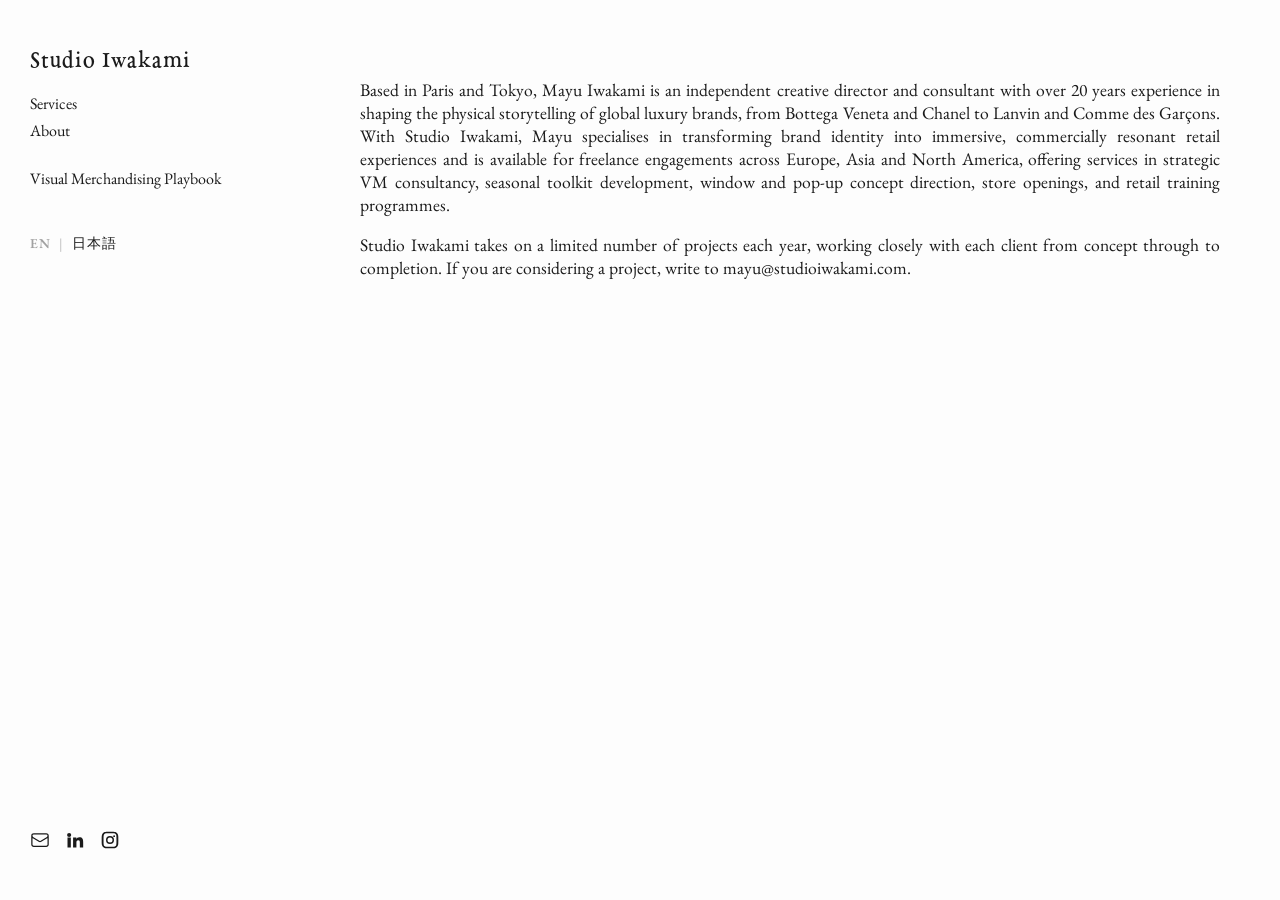
<file: about.html>
<!DOCTYPE html>
<html lang="en">
<head>
    <meta charset="UTF-8">
    <meta name="viewport" content="width=device-width, initial-scale=1.0">
    <meta name="description" content="Studio Iwakami is led by Mayu Iwakami, a Paris & Tokyo creative director with 20+ years of experience shaping visual merchandising for global luxury brands.">
    <title>About</title>
    <link rel="stylesheet" href="style.css?v=1.2">
    <link rel="preload" href="fonts/eb-garamond-08-reg.woff2" as="font" type="font/woff2" crossorigin>
    <link rel="preconnect" href="https://fonts.googleapis.com">
    <link rel="preconnect" href="https://fonts.gstatic.com" crossorigin>
    <link rel="stylesheet" href="https://fonts.googleapis.com/css2?family=EB+Garamond:ital,wght@0,400..800;1,400..800&display=swap">    
</head>
<body>

    <nav class="sidebar">
        <div>
            <div class="company-name">
                <a href="index.html">Studio Iwakami</a>
            </div>

            <div class="main-nav">
                <ul>
                    <li><a href="services.html">Services</a></li>
                    <li><a href="about.html">About</a></li>
<br>
                    <li><a href="vm-playbook.html">Visual Merchandising Playbook</a></li>
                </ul>
            <br>
<!-- Language Switcher -->
        <div class="lang-switcher">
            <span class="lang-link active">EN</span>
            <span class="divider">|</span>
            <a href="ja/about.html" class="lang-link">日本語</a>
            </div>
        </div>
</div>
        
       <div class="social-links">
    <a href="mailto:mayu@studioiwakami.com" aria-label="Email">
        <svg xmlns="http://www.w3.org/2000/svg" fill="none" viewBox="0 0 24 24" stroke-width="1.5" stroke="currentColor" class="icon">
  <path stroke-linecap="round" stroke-linejoin="round" d="M21.75 6.75v10.5a2.25 2.25 0 0 1-2.25 2.25h-15a2.25 2.25 0 0 1-2.25-2.25V6.75m19.5 0A2.25 2.25 0 0 0 19.5 4.5h-15a2.25 2.25 0 0 0-2.25 2.25m19.5 0v.243a2.25 2.25 0 0 1-1.07 1.916l-7.5 4.615a2.25 2.25 0 0 1-2.36 0L3.32 8.91a2.25 2.25 0 0 1-1.07-1.916V6.75" />
</svg>
    </a>
    <a href="https://www.linkedin.com/in/mayuiwakami/" target="_blank" aria-label="LinkedIn">
        <svg viewBox="0 0 24 24" fill="currentColor" class="icon"><path d="M4.98 3.5a2.5 2.5 0 1 1 0 5 2.5 2.5 0 0 1 0-5ZM3 9h4v12H3V9Zm7 0h3.6v1.7h.05c.5-.95 1.75-1.95 3.6-1.95 3.85 0 4.55 2.5 4.55 5.8V21h-4v-5.7c0-1.35-.02-3.1-1.9-3.1-1.9 0-2.2 1.5-2.2 3v5.8h-4V9Z"/></svg>
    </a>
    <a href="https://www.instagram.com/studioiwakami" target="_blank" aria-label="Instagram">
        <svg viewBox="0 0 24 24" fill="currentColor" class="icon"><path d="M12 2c2.7 0 3.05.01 4.12.06 1.07.05 1.8.22 2.43.47a4.9 4.9 0 0 1 1.77 1.15 4.9 4.9 0 0 1 1.15 1.77c.25.63.42 1.36.47 2.43.05 1.07.06 1.42.06 4.12s-.01 3.05-.06 4.12c-.05 1.07-.22 1.8-.47 2.43a4.9 4.9 0 0 1-1.15 1.77 4.9 4.9 0 0 1-1.77 1.15c-.63.25-1.36.42-2.43.47-1.07.05-1.42.06-4.12.06s-3.05-.01-4.12-.06c-1.07-.05-1.8-.22-2.43-.47a4.9 4.9 0 0 1-1.77-1.15 4.9 4.9 0 0 1-1.15-1.77c-.25-.63-.42-1.36-.47-2.43C2.01 15.05 2 14.7 2 12s.01-3.05.06-4.12c.05-1.07.22-1.8.47-2.43A4.9 4.9 0 0 1 3.68 3.68 4.9 4.9 0 0 1 5.45 2.53c.63-.25 1.36-.42 2.43-.47C8.95 2.01 9.3 2 12 2Zm0 1.8c-2.66 0-2.97.01-4.02.06-.87.04-1.34.18-1.66.3-.42.16-.72.36-1.03.67-.31.31-.51.61-.67 1.03-.12.32-.26.79-.3 1.66C4.27 8.53 4.26 8.84 4.26 11.5v1c0 2.66.01 2.97.06 4.02.04.87.18 1.34.3 1.66.16.42.36.72.67 1.03.31.31.61.51 1.03.67.32.12.79.26 1.66.3 1.05.05 1.36.06 4.02.06s2.97-.01 4.02-.06c.87-.04 1.34-.18 1.66-.3.42-.16.72-.36 1.03-.67.31-.31.51-.61.67-1.03.12-.32.26-.79.3-1.66.05-1.05.06-1.36.06-4.02v-1c0-2.66-.01-2.97-.06-4.02-.04-.87-.18-1.34-.3-1.66a2.77 2.77 0 0 0-.67-1.03 2.77 2.77 0 0 0-1.03-.67c-.32-.12-.79-.26-1.66-.3C14.97 3.81 14.66 3.8 12 3.8Zm0 3.4a4.8 4.8 0 1 1 0 9.6 4.8 4.8 0 0 1 0-9.6Zm0 1.8a3 3 0 1 0 0 6 3 3 0 0 0 0-6Zm4.95-2.7a1.12 1.12 0 1 1 0 2.24 1.12 1.12 0 0 1 0-2.24Z"/></svg>
    </a>
</div>
    </nav>

    <main class="content">
        <p>Based in Paris and Tokyo, Mayu Iwakami is an independent creative director and consultant with over 20 years experience in shaping the physical storytelling of global luxury brands, from Bottega Veneta and Chanel to Lanvin and Comme des Garçons. With Studio Iwakami, Mayu specialises in transforming brand identity into immersive, commercially resonant retail experiences and is available for freelance engagements across Europe, Asia and North America, offering services in strategic VM consultancy, seasonal toolkit development, window and pop-up concept direction, store openings, and retail training programmes. </p>

<p>Studio Iwakami takes on a limited number of projects each year, working closely with each client from concept through to completion. If you are considering a project, write to <a href=mailto:mayu@studioiwakami.com>mayu@studioiwakami.com</a>.</p>
    
</main>

</body>
</html>
</file>
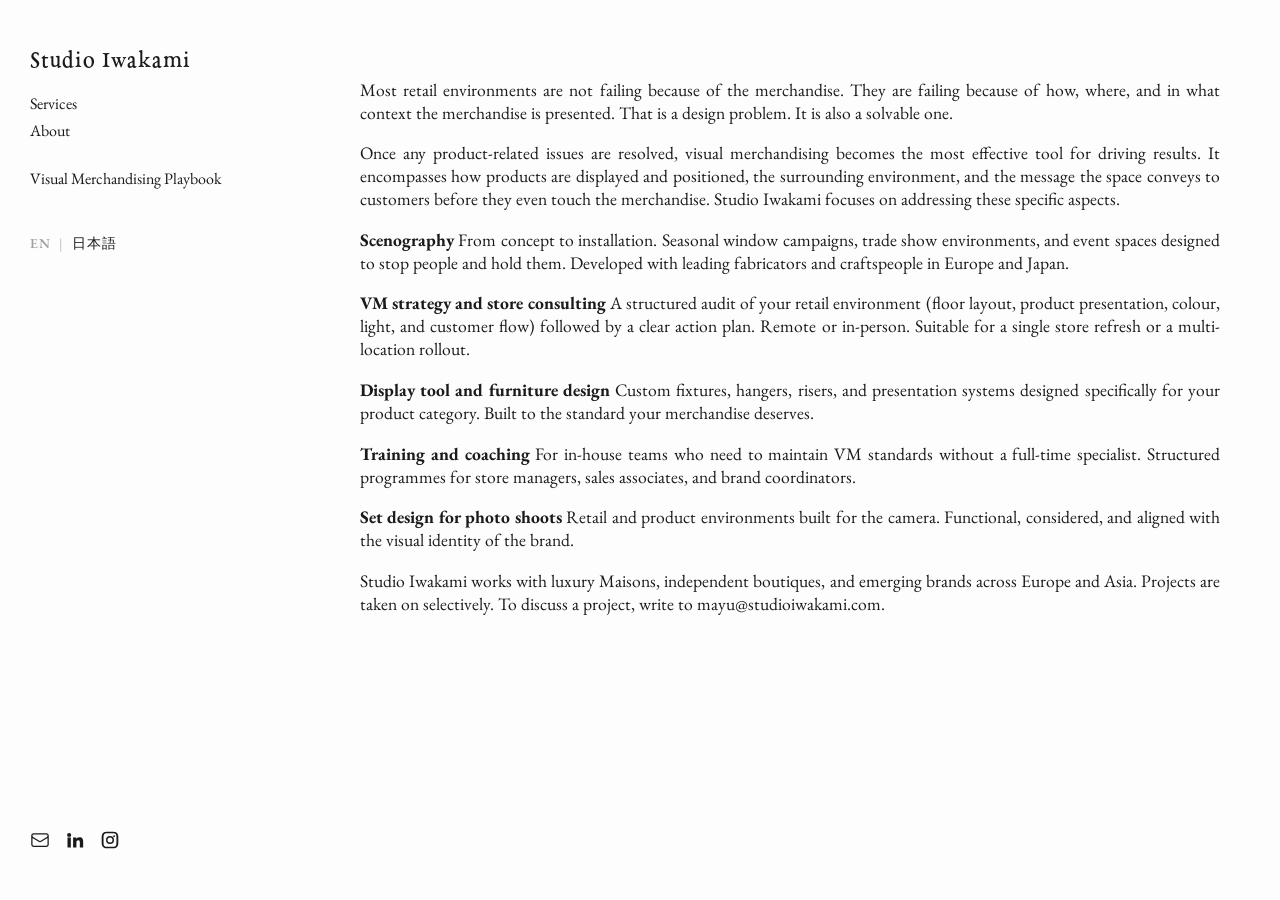
<file: services.html>
<!DOCTYPE html>
<html lang="en">
<head>
    <meta charset="UTF-8">
    <meta name="viewport" content="width=device-width, initial-scale=1.0">
    <meta name="description" content="Explore Studio Iwakami's visual merchandising services, including scenography, retail store audits, custom display design, photo shoot sets, and team training.">
    <title>Services</title>
    <link rel="stylesheet" href="style.css?v=1.2">
    <link rel="preload" href="fonts/eb-garamond-08-reg.woff2" as="font" type="font/woff2" crossorigin>
    <link rel="preconnect" href="https://fonts.googleapis.com">
    <link rel="preconnect" href="https://fonts.gstatic.com" crossorigin>
    <link rel="stylesheet" href="https://fonts.googleapis.com/css2?family=EB+Garamond:ital,wght@0,400..800;1,400..800&display=swap">    
</head>
<body>

    <nav class="sidebar">
        <div>
            <div class="company-name">
                <a href="index.html">Studio Iwakami</a>
            </div>

            <div class="main-nav">
                <ul>
                    
                    <li><a href="services.html">Services</a></li>
                    <li><a href="about.html">About</a></li>
<br>
                    <li><a href="vm-playbook.html">Visual Merchandising Playbook</a></li>
                </ul>
            <br>
<!-- Language Switcher -->
        <div class="lang-switcher">
            <span class="lang-link active">EN</span>
            <span class="divider">|</span>
            <a href="ja/services.html" class="lang-link">日本語</a>
            </div>
        </div>
</div>
        
       <div class="social-links">
    <a href="mailto:mayu@studioiwakami.com" aria-label="Email">
        <svg xmlns="http://www.w3.org/2000/svg" fill="none" viewBox="0 0 24 24" stroke-width="1.5" stroke="currentColor" class="icon">
  <path stroke-linecap="round" stroke-linejoin="round" d="M21.75 6.75v10.5a2.25 2.25 0 0 1-2.25 2.25h-15a2.25 2.25 0 0 1-2.25-2.25V6.75m19.5 0A2.25 2.25 0 0 0 19.5 4.5h-15a2.25 2.25 0 0 0-2.25 2.25m19.5 0v.243a2.25 2.25 0 0 1-1.07 1.916l-7.5 4.615a2.25 2.25 0 0 1-2.36 0L3.32 8.91a2.25 2.25 0 0 1-1.07-1.916V6.75" />
</svg>
    </a>
    <a href="https://www.linkedin.com/in/mayuiwakami/" target="_blank" aria-label="LinkedIn">
        <svg viewBox="0 0 24 24" fill="currentColor" class="icon"><path d="M4.98 3.5a2.5 2.5 0 1 1 0 5 2.5 2.5 0 0 1 0-5ZM3 9h4v12H3V9Zm7 0h3.6v1.7h.05c.5-.95 1.75-1.95 3.6-1.95 3.85 0 4.55 2.5 4.55 5.8V21h-4v-5.7c0-1.35-.02-3.1-1.9-3.1-1.9 0-2.2 1.5-2.2 3v5.8h-4V9Z"/></svg>
    </a>
    <a href="https://www.instagram.com/studioiwakami" target="_blank" aria-label="Instagram">
        <svg viewBox="0 0 24 24" fill="currentColor" class="icon"><path d="M12 2c2.7 0 3.05.01 4.12.06 1.07.05 1.8.22 2.43.47a4.9 4.9 0 0 1 1.77 1.15 4.9 4.9 0 0 1 1.15 1.77c.25.63.42 1.36.47 2.43.05 1.07.06 1.42.06 4.12s-.01 3.05-.06 4.12c-.05 1.07-.22 1.8-.47 2.43a4.9 4.9 0 0 1-1.15 1.77 4.9 4.9 0 0 1-1.77 1.15c-.63.25-1.36.42-2.43.47-1.07.05-1.42.06-4.12.06s-3.05-.01-4.12-.06c-1.07-.05-1.8-.22-2.43-.47a4.9 4.9 0 0 1-1.77-1.15 4.9 4.9 0 0 1-1.15-1.77c-.25-.63-.42-1.36-.47-2.43C2.01 15.05 2 14.7 2 12s.01-3.05.06-4.12c.05-1.07.22-1.8.47-2.43A4.9 4.9 0 0 1 3.68 3.68 4.9 4.9 0 0 1 5.45 2.53c.63-.25 1.36-.42 2.43-.47C8.95 2.01 9.3 2 12 2Zm0 1.8c-2.66 0-2.97.01-4.02.06-.87.04-1.34.18-1.66.3-.42.16-.72.36-1.03.67-.31.31-.51.61-.67 1.03-.12.32-.26.79-.3 1.66C4.27 8.53 4.26 8.84 4.26 11.5v1c0 2.66.01 2.97.06 4.02.04.87.18 1.34.3 1.66.16.42.36.72.67 1.03.31.31.61.51 1.03.67.32.12.79.26 1.66.3 1.05.05 1.36.06 4.02.06s2.97-.01 4.02-.06c.87-.04 1.34-.18 1.66-.3.42-.16.72-.36 1.03-.67.31-.31.51-.61.67-1.03.12-.32.26-.79.3-1.66.05-1.05.06-1.36.06-4.02v-1c0-2.66-.01-2.97-.06-4.02-.04-.87-.18-1.34-.3-1.66a2.77 2.77 0 0 0-.67-1.03 2.77 2.77 0 0 0-1.03-.67c-.32-.12-.79-.26-1.66-.3C14.97 3.81 14.66 3.8 12 3.8Zm0 3.4a4.8 4.8 0 1 1 0 9.6 4.8 4.8 0 0 1 0-9.6Zm0 1.8a3 3 0 1 0 0 6 3 3 0 0 0 0-6Zm4.95-2.7a1.12 1.12 0 1 1 0 2.24 1.12 1.12 0 0 1 0-2.24Z"/></svg>
    </a>
</div>
    </nav>

    <main class="content">

<p>Most retail environments are not failing because of the merchandise. They are failing because of how, where, and in what context the merchandise is presented. That is a design problem. It is also a solvable one.</p>

<p>Once any product-related issues are resolved, visual merchandising becomes the most effective tool for driving results. It encompasses how products are displayed and positioned, the surrounding environment, and the message the space conveys to customers before they even touch the merchandise. Studio Iwakami focuses on addressing these specific aspects.</p>

<p><b>Scenography</b> From concept to installation. Seasonal window campaigns, trade show environments, and event spaces designed to stop people and hold them. Developed with leading fabricators and craftspeople in Europe and Japan.</p>

<p><b>VM strategy and store consulting</b> A structured audit of your retail environment (floor layout, product presentation, colour, light, and customer flow) followed by a clear action plan. Remote or in-person. Suitable for a single store refresh or a multi-location rollout.</p>

<p><b>Display tool and furniture design</b> Custom fixtures, hangers, risers, and presentation systems designed specifically for your product category. Built to the standard your merchandise deserves.</p>

<p><b>Training and coaching</b> For in-house teams who need to maintain VM standards without a full-time specialist. Structured programmes for store managers, sales associates, and brand coordinators.</p>

<p><b>Set design for photo shoots</b> Retail and product environments built for the camera. Functional, considered, and aligned with the visual identity of the brand.</p>

<p>Studio Iwakami works with luxury Maisons, independent boutiques, and emerging brands across Europe and Asia. Projects are taken on selectively. To discuss a project, write to <a href="mailto:mayu@studioiwakami.com">mayu@studioiwakami.com</a>.</p>
    </main>

</body>
</html>
</file>
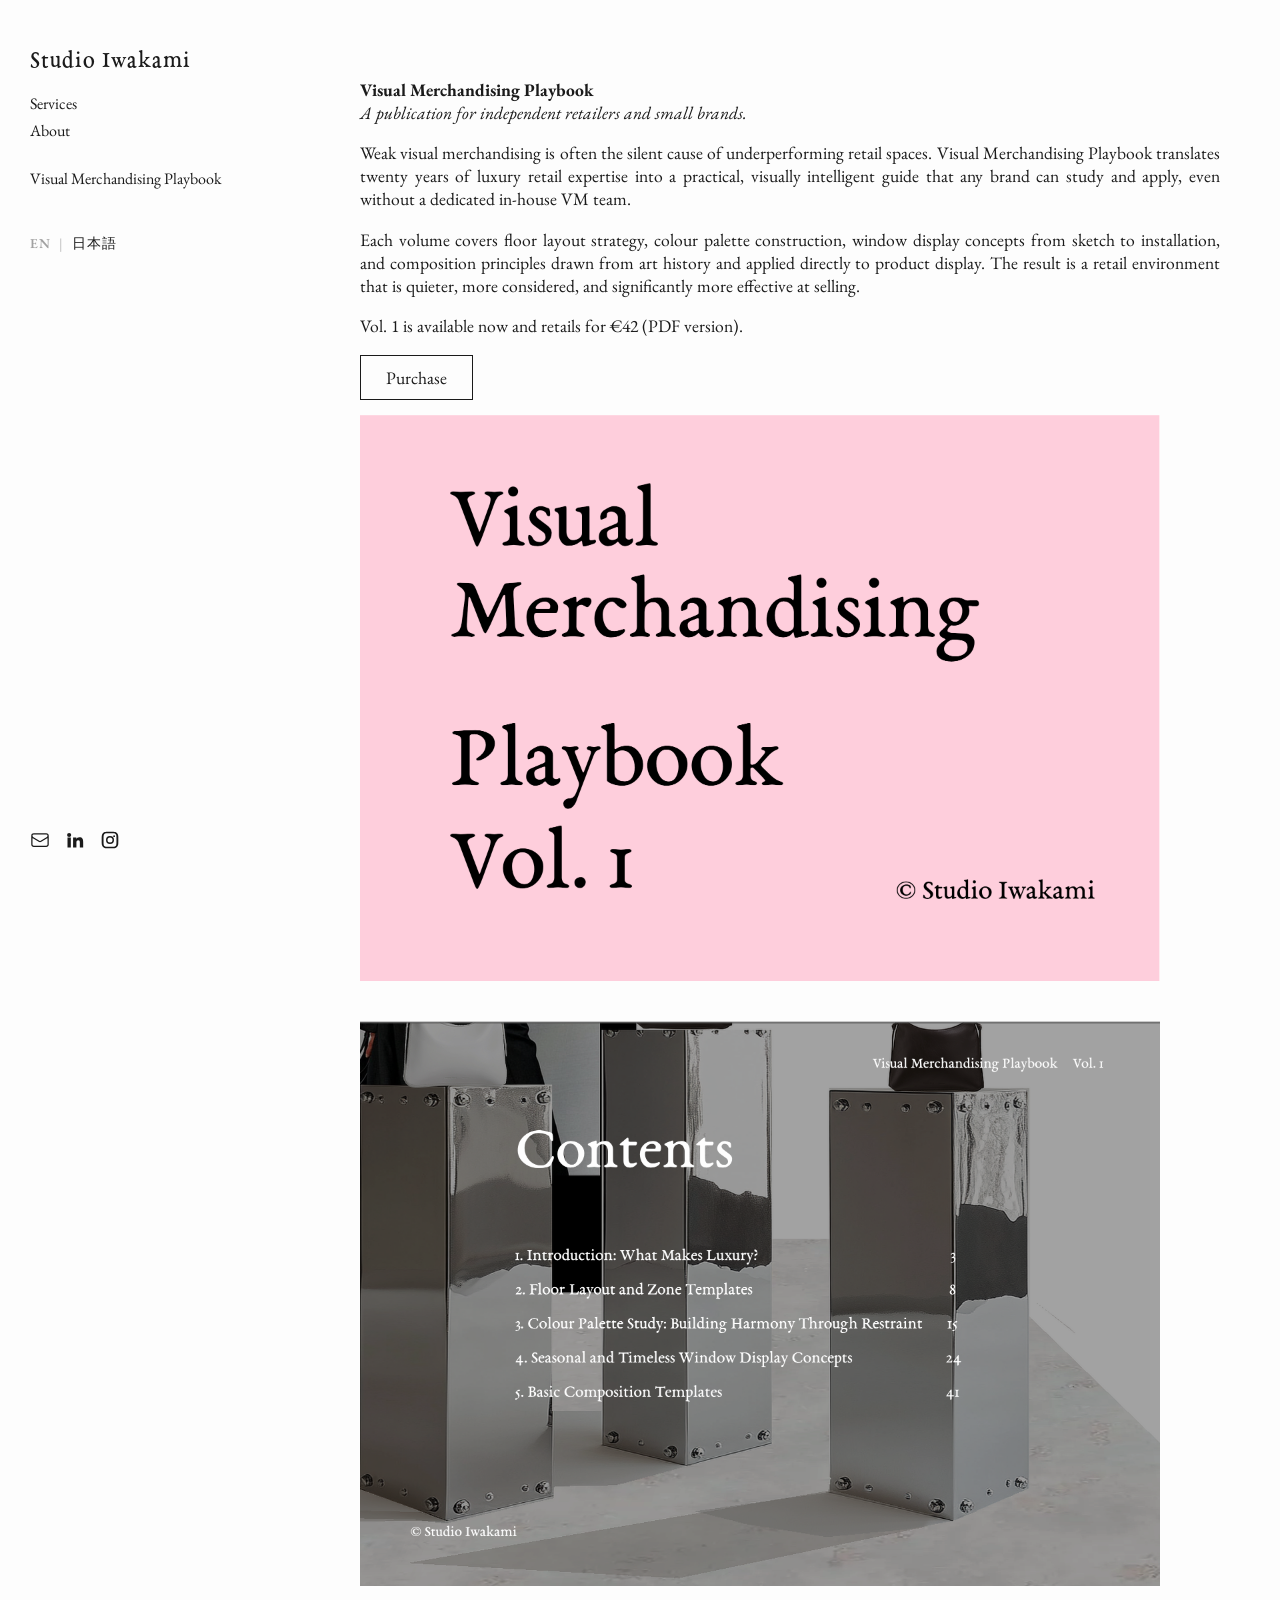
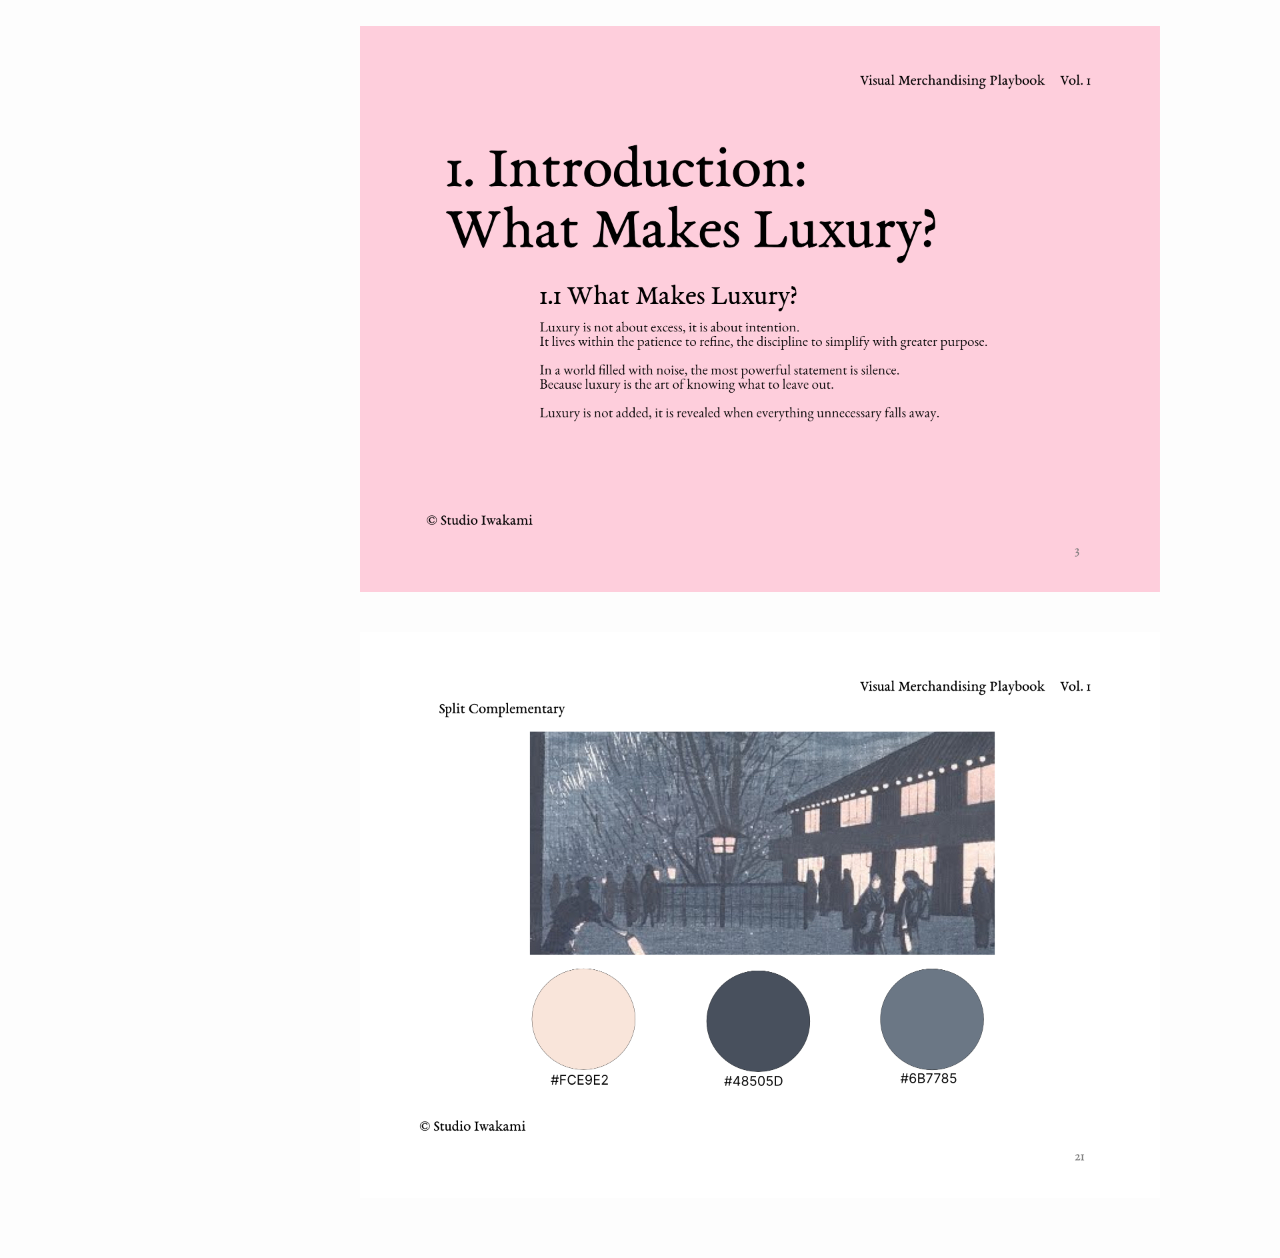
<file: vm-playbook.html>
<!DOCTYPE html>
<html lang="en">
<head>
    <meta charset="UTF-8">
    <meta name="viewport" content="width=device-width, initial-scale=1.0">
    <meta name="description" content="The Visual Merchandising Playbook translates 20 years of luxury retail expertise into a practical guide for independent brands. Vol. 1 available now in PDF.">
    <title>Visual Merchandising Playbook</title>
    <link rel="stylesheet" href="style.css?v=1.2">
    <link rel="preload" href="fonts/eb-garamond-08-reg.woff2" as="font" type="font/woff2" crossorigin>
    <link rel="preconnect" href="https://fonts.googleapis.com">
    <link rel="preconnect" href="https://fonts.gstatic.com" crossorigin>
    <link rel="stylesheet" href="https://fonts.googleapis.com/css2?family=EB+Garamond:ital,wght@0,400..800;1,400..800&display=swap">
</head>
<body>

    <nav class="sidebar">
        <div>
            <div class="company-name">
                <a href="index.html">Studio Iwakami</a>
            </div>

            <div class="main-nav">
                <ul>
                    <li><a href="services.html">Services</a></li>
                    <li><a href="about.html">About</a></li>
<br>
                    <li><a href="vm-playbook.html">Visual Merchandising Playbook</a></li>
                </ul>
            <br>
<!-- Language Switcher -->
        <div class="lang-switcher">
            <span class="lang-link active">EN</span>
            <span class="divider">|</span>
            <a href="ja/vm-playbook.html" class="lang-link">日本語</a>
            </div>
        </div>
</div>
        
       <div class="social-links">
    <a href="mailto:mayu@studioiwakami.com" aria-label="Email">
        <svg xmlns="http://www.w3.org/2000/svg" fill="none" viewBox="0 0 24 24" stroke-width="1.5" stroke="currentColor" class="icon">
  <path stroke-linecap="round" stroke-linejoin="round" d="M21.75 6.75v10.5a2.25 2.25 0 0 1-2.25 2.25h-15a2.25 2.25 0 0 1-2.25-2.25V6.75m19.5 0A2.25 2.25 0 0 0 19.5 4.5h-15a2.25 2.25 0 0 0-2.25 2.25m19.5 0v.243a2.25 2.25 0 0 1-1.07 1.916l-7.5 4.615a2.25 2.25 0 0 1-2.36 0L3.32 8.91a2.25 2.25 0 0 1-1.07-1.916V6.75" />
</svg>
    </a>
    <a href="https://www.linkedin.com/in/mayuiwakami/" target="_blank" aria-label="LinkedIn">
        <svg viewBox="0 0 24 24" fill="currentColor" class="icon"><path d="M4.98 3.5a2.5 2.5 0 1 1 0 5 2.5 2.5 0 0 1 0-5ZM3 9h4v12H3V9Zm7 0h3.6v1.7h.05c.5-.95 1.75-1.95 3.6-1.95 3.85 0 4.55 2.5 4.55 5.8V21h-4v-5.7c0-1.35-.02-3.1-1.9-3.1-1.9 0-2.2 1.5-2.2 3v5.8h-4V9Z"/></svg>
    </a>
    <a href="https://www.instagram.com/studioiwakami" target="_blank" aria-label="Instagram">
        <svg viewBox="0 0 24 24" fill="currentColor" class="icon"><path d="M12 2c2.7 0 3.05.01 4.12.06 1.07.05 1.8.22 2.43.47a4.9 4.9 0 0 1 1.77 1.15 4.9 4.9 0 0 1 1.15 1.77c.25.63.42 1.36.47 2.43.05 1.07.06 1.42.06 4.12s-.01 3.05-.06 4.12c-.05 1.07-.22 1.8-.47 2.43a4.9 4.9 0 0 1-1.15 1.77 4.9 4.9 0 0 1-1.77 1.15c-.63.25-1.36.42-2.43.47-1.07.05-1.42.06-4.12.06s-3.05-.01-4.12-.06c-1.07-.05-1.8-.22-2.43-.47a4.9 4.9 0 0 1-1.77-1.15 4.9 4.9 0 0 1-1.15-1.77c-.25-.63-.42-1.36-.47-2.43C2.01 15.05 2 14.7 2 12s.01-3.05.06-4.12c.05-1.07.22-1.8.47-2.43A4.9 4.9 0 0 1 3.68 3.68 4.9 4.9 0 0 1 5.45 2.53c.63-.25 1.36-.42 2.43-.47C8.95 2.01 9.3 2 12 2Zm0 1.8c-2.66 0-2.97.01-4.02.06-.87.04-1.34.18-1.66.3-.42.16-.72.36-1.03.67-.31.31-.51.61-.67 1.03-.12.32-.26.79-.3 1.66C4.27 8.53 4.26 8.84 4.26 11.5v1c0 2.66.01 2.97.06 4.02.04.87.18 1.34.3 1.66.16.42.36.72.67 1.03.31.31.61.51 1.03.67.32.12.79.26 1.66.3 1.05.05 1.36.06 4.02.06s2.97-.01 4.02-.06c.87-.04 1.34-.18 1.66-.3.42-.16.72-.36 1.03-.67.31-.31.51-.61.67-1.03.12-.32.26-.79.3-1.66.05-1.05.06-1.36.06-4.02v-1c0-2.66-.01-2.97-.06-4.02-.04-.87-.18-1.34-.3-1.66a2.77 2.77 0 0 0-.67-1.03 2.77 2.77 0 0 0-1.03-.67c-.32-.12-.79-.26-1.66-.3C14.97 3.81 14.66 3.8 12 3.8Zm0 3.4a4.8 4.8 0 1 1 0 9.6 4.8 4.8 0 0 1 0-9.6Zm0 1.8a3 3 0 1 0 0 6 3 3 0 0 0 0-6Zm4.95-2.7a1.12 1.12 0 1 1 0 2.24 1.12 1.12 0 0 1 0-2.24Z"/></svg>
    </a>
</div>
    </nav>

    <main class="content">
<p><b>Visual Merchandising Playbook</b>
<br>
<i>A publication for independent retailers and small brands.</i></p>

<p>Weak visual merchandising is often the silent cause of underperforming retail spaces. Visual Merchandising Playbook translates twenty years of luxury retail expertise into a practical, visually intelligent guide that any brand can study and apply, even without a dedicated in-house VM team.</p>

<p>Each volume covers floor layout strategy, colour palette construction, window display concepts from sketch to installation, and composition principles drawn from art history and applied directly to product display. The result is a retail environment that is quieter, more considered, and significantly more effective at selling.</p>

<p>Vol. 1 is available now and retails for €42 (PDF version).</p>

<a href="https://studioiwakami.gumroad.com/l/qvquhc" class="purchase-btn" target="_blank">Purchase</a>

    <div class="gallery-02">
        <img src="images/vm-playbook/vmpb-01.webp" alt="vmpb-01" fetchpriority="high" width="2400" height="1697">
        <img src="images/vm-playbook/vmpb-02.webp" alt="vmpb-02" loading="lazy" width="2400" height="1697">
        <img src="images/vm-playbook/vmpb-03.webp" alt="vmpb-03" loading="lazy" width="2400" height="1697">
        <img src="images/vm-playbook/vmpb-04.webp" alt="vmpb-04" loading="lazy" width="2400" height="1697">
    </div>

     </main>

</body>
</html>
</file>
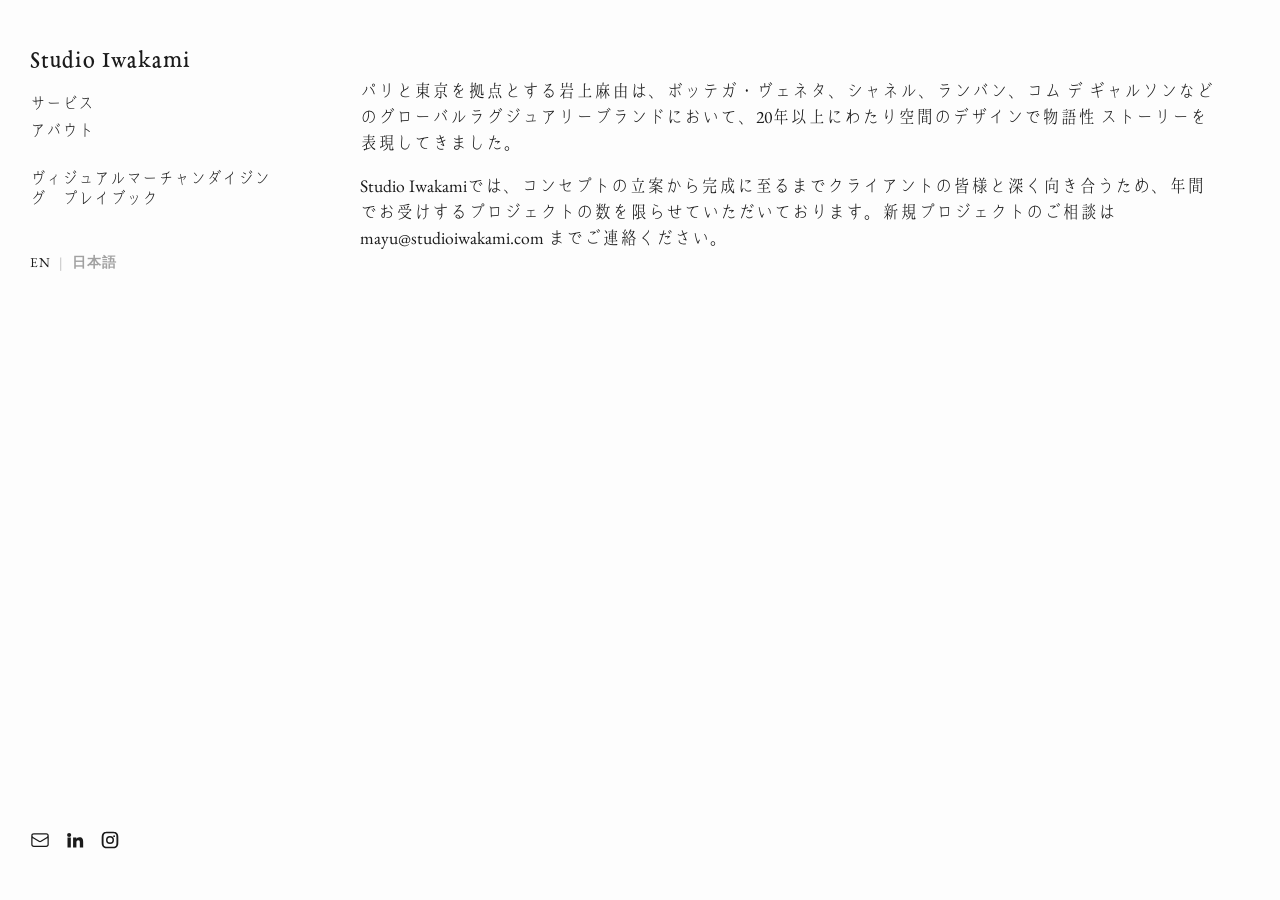
<file: ja/about.html>
<!DOCTYPE html>
<html lang="en">
<head>
    <meta charset="UTF-8">
    <meta name="viewport" content="width=device-width, initial-scale=1.0">
    <meta name="description" content="パリと東京を拠点とするクリエイティブディレクター岩上麻由が主宰するStudio Iwakami。20年以上にわたるグローバルラグジュアリーブランドでのVMD・空間デザイン実績。">
    <title>About</title>
    <link rel="stylesheet" href="../style.css?v=1.2">
    <link rel="preload" href="../fonts/eb-garamond-08-reg.woff2" as="font" type="font/woff2" crossorigin>
    <link rel="preload" href="../fonts/kokoro.woff2" as="font" type="font/woff2" crossorigin>
    <link rel="preconnect" href="https://fonts.googleapis.com">
    <link rel="preconnect" href="https://fonts.gstatic.com" crossorigin>
    <link rel="stylesheet" href="https://fonts.googleapis.com/css2?family=EB+Garamond:ital,wght@0,400..800;1,400..800&display=swap">
</head>
<body class="lang-ja">

    <nav class="sidebar">
        <div>
            <div class="company-name">
                <a href="index.html">Studio Iwakami</a>
            </div>

            <div class="main-nav">
                <ul>
                    <li><a href="services.html">サービス</a></li>
                    <li><a href="about.html">アバウト</a></li>
                    <br>
                    <li><a href="vm-playbook.html">ヴィジュアルマーチャンダイジング　プレイブック</a></li>
                </ul>
<br>
            <!-- Language Switcher -->
            <div class="lang-switcher">
                <a href="../about.html" class="lang-link">EN</a>
                <span class="divider">|</span>
                <span class="lang-link active">日本語</span>
            </div>
        </div>
        </div>
        
      <div class="social-links">
    <a href="mailto:mayu@studioiwakami.com" aria-label="Email">
        <svg xmlns="http://www.w3.org/2000/svg" fill="none" viewBox="0 0 24 24" stroke-width="1.5" stroke="currentColor" class="icon">
  <path stroke-linecap="round" stroke-linejoin="round" d="M21.75 6.75v10.5a2.25 2.25 0 0 1-2.25 2.25h-15a2.25 2.25 0 0 1-2.25-2.25V6.75m19.5 0A2.25 2.25 0 0 0 19.5 4.5h-15a2.25 2.25 0 0 0-2.25 2.25m19.5 0v.243a2.25 2.25 0 0 1-1.07 1.916l-7.5 4.615a2.25 2.25 0 0 1-2.36 0L3.32 8.91a2.25 2.25 0 0 1-1.07-1.916V6.75" />
</svg>
    </a>
    <a href="https://www.linkedin.com/in/mayuiwakami/" target="_blank" aria-label="LinkedIn">
        <svg viewBox="0 0 24 24" fill="currentColor" class="icon"><path d="M4.98 3.5a2.5 2.5 0 1 1 0 5 2.5 2.5 0 0 1 0-5ZM3 9h4v12H3V9Zm7 0h3.6v1.7h.05c.5-.95 1.75-1.95 3.6-1.95 3.85 0 4.55 2.5 4.55 5.8V21h-4v-5.7c0-1.35-.02-3.1-1.9-3.1-1.9 0-2.2 1.5-2.2 3v5.8h-4V9Z"/></svg>
    </a>
    <a href="https://www.instagram.com/studioiwakami" target="_blank" aria-label="Instagram">
        <svg viewBox="0 0 24 24" fill="currentColor" class="icon"><path d="M12 2c2.7 0 3.05.01 4.12.06 1.07.05 1.8.22 2.43.47a4.9 4.9 0 0 1 1.77 1.15 4.9 4.9 0 0 1 1.15 1.77c.25.63.42 1.36.47 2.43.05 1.07.06 1.42.06 4.12s-.01 3.05-.06 4.12c-.05 1.07-.22 1.8-.47 2.43a4.9 4.9 0 0 1-1.15 1.77 4.9 4.9 0 0 1-1.77 1.15c-.63.25-1.36.42-2.43.47-1.07.05-1.42.06-4.12.06s-3.05-.01-4.12-.06c-1.07-.05-1.8-.22-2.43-.47a4.9 4.9 0 0 1-1.77-1.15 4.9 4.9 0 0 1-1.15-1.77c-.25-.63-.42-1.36-.47-2.43C2.01 15.05 2 14.7 2 12s.01-3.05.06-4.12c.05-1.07.22-1.8.47-2.43A4.9 4.9 0 0 1 3.68 3.68 4.9 4.9 0 0 1 5.45 2.53c.63-.25 1.36-.42 2.43-.47C8.95 2.01 9.3 2 12 2Zm0 1.8c-2.66 0-2.97.01-4.02.06-.87.04-1.34.18-1.66.3-.42.16-.72.36-1.03.67-.31.31-.51.61-.67 1.03-.12.32-.26.79-.3 1.66C4.27 8.53 4.26 8.84 4.26 11.5v1c0 2.66.01 2.97.06 4.02.04.87.18 1.34.3 1.66.16.42.36.72.67 1.03.31.31.61.51 1.03.67.32.12.79.26 1.66.3 1.05.05 1.36.06 4.02.06s2.97-.01 4.02-.06c.87-.04 1.34-.18 1.66-.3.42-.16.72-.36 1.03-.67.31-.31.51-.61.67-1.03.12-.32.26-.79.3-1.66.05-1.05.06-1.36.06-4.02v-1c0-2.66-.01-2.97-.06-4.02-.04-.87-.18-1.34-.3-1.66a2.77 2.77 0 0 0-.67-1.03 2.77 2.77 0 0 0-1.03-.67c-.32-.12-.79-.26-1.66-.3C14.97 3.81 14.66 3.8 12 3.8Zm0 3.4a4.8 4.8 0 1 1 0 9.6 4.8 4.8 0 0 1 0-9.6Zm0 1.8a3 3 0 1 0 0 6 3 3 0 0 0 0-6Zm4.95-2.7a1.12 1.12 0 1 1 0 2.24 1.12 1.12 0 0 1 0-2.24Z"/></svg>
    </a>
</div>
    </nav>

    <main class="content">
        <p>パリと東京を拠点とする岩上麻由は、ボッテガ・ヴェネタ、シャネル、ランバン、コム デ ギャルソンなどのグローバルラグジュアリーブランドにおいて、20年以上にわたり空間のデザインで物語性 ストーリーを表現してきました。 </p>
<p>Studio Iwakamiでは、コンセプトの立案から完成に至るまでクライアントの皆様と深く向き合うため、年間でお受けするプロジェクトの数を限らせていただいております。新規プロジェクトのご相談は <a href=mailto:mayu@studioiwakami.com>mayu@studioiwakami.com</a> までご連絡ください。</p>
    </main>

</body>
</html>
</file>
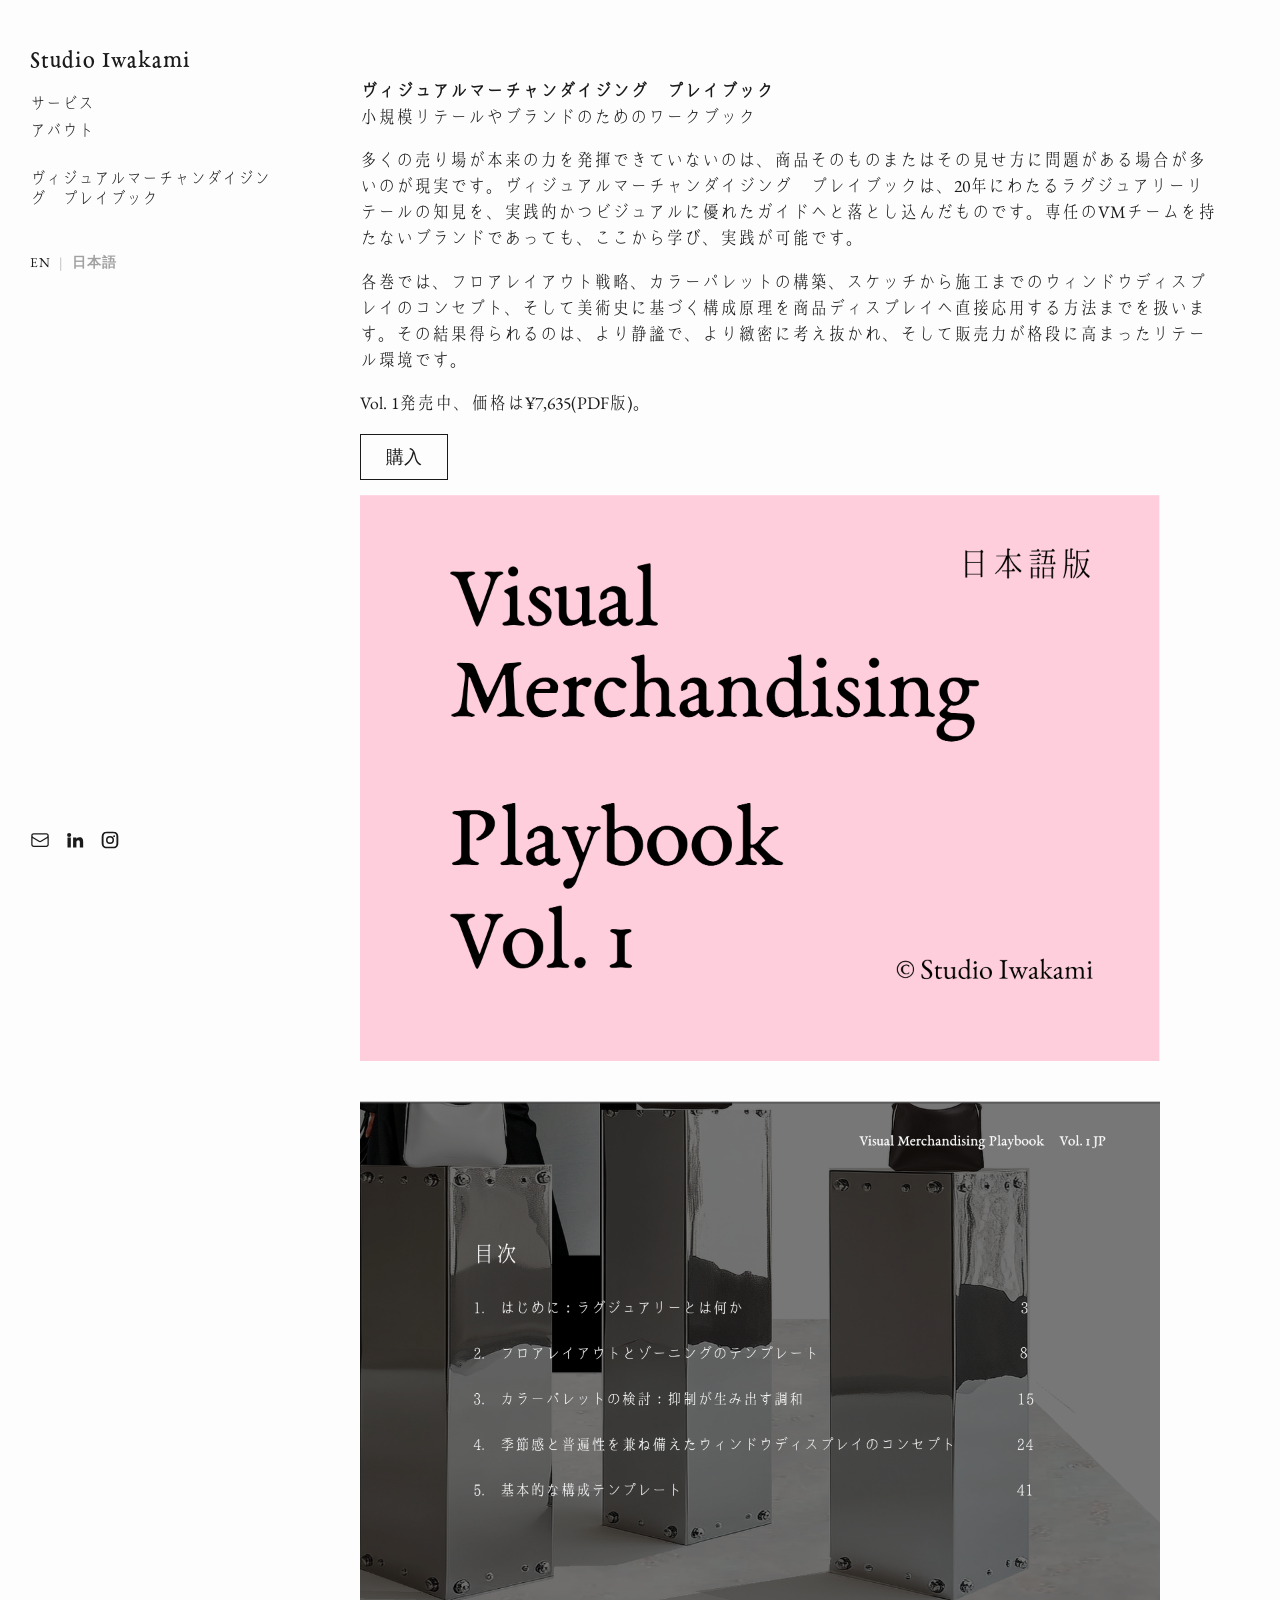
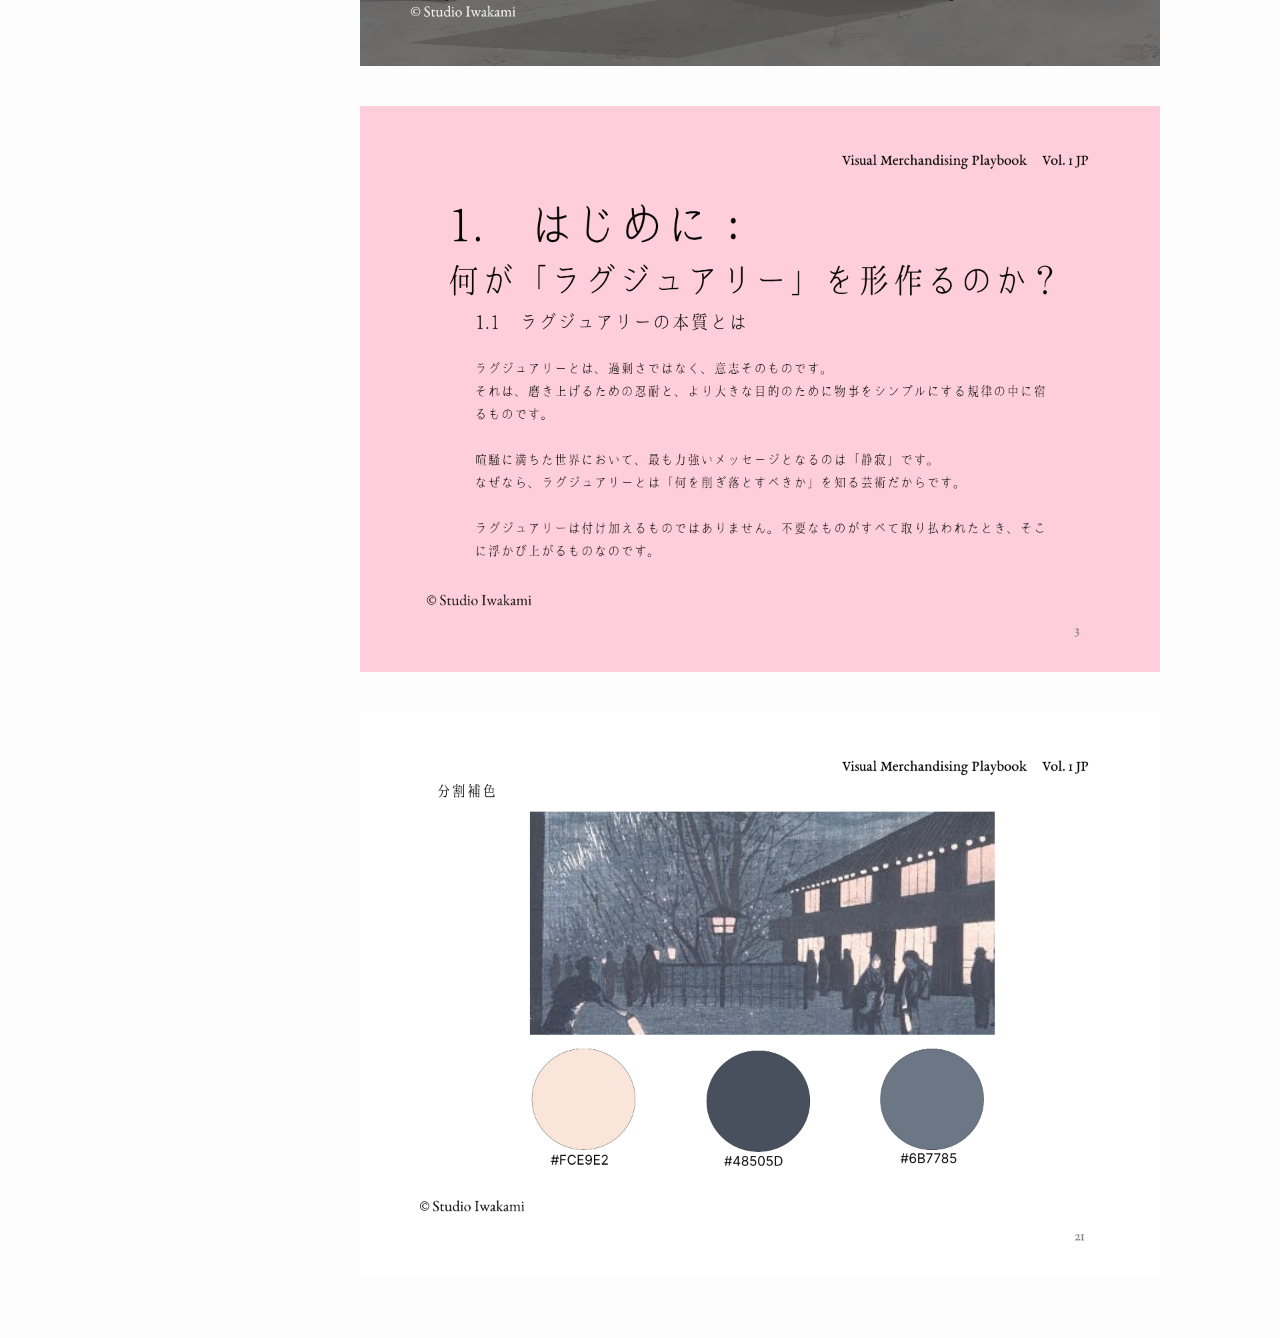
<file: ja/vm-playbook.html>
<!DOCTYPE html>
<html lang="en">
<head>
    <meta charset="UTF-8">
    <meta name="viewport" content="width=device-width, initial-scale=1.0">
    <meta name="description" content="ラグジュアリーリテールで培った20年のVMDノウハウを凝縮した、独立系ブランドや小規模店舗のための実践ガイド『Visual Merchandising Playbook』。PDF版発売中。">
    <title>Visual Merchandising Playbook</title>
    <link rel="stylesheet" href="../style.css?v=1.2">
    <link rel="preload" href="../fonts/eb-garamond-08-reg.woff2" as="font" type="font/woff2" crossorigin>
    <link rel="preload" href="../fonts/kokoro.woff2" as="font" type="font/woff2" crossorigin>
    <link rel="preconnect" href="https://fonts.googleapis.com">
    <link rel="preconnect" href="https://fonts.gstatic.com" crossorigin>
    <link rel="stylesheet" href="https://fonts.googleapis.com/css2?family=EB+Garamond:ital,wght@0,400..800;1,400..800&display=swap">
</head>
<body class="lang-ja">

    <nav class="sidebar">
        <div>
            <div class="company-name">
                <a href="index.html">Studio Iwakami</a>
            </div>

            <div class="main-nav">
                <ul>
                    <li><a href="services.html">サービス</a></li>
                    <li><a href="about.html">アバウト</a></li>
<br>
                    <li><a href="../vm-playbook.html">ヴィジュアルマーチャンダイジング　プレイブック</a></li>
                </ul>
            <br>
<!-- Language Switcher -->
        <div class="lang-switcher">
            <a href="../vm-playbook.html" class="lang-link">EN</a>
                <span class="divider">|</span>
                <span class="lang-link active">日本語</span>
            </div>
        </div>
</div>
        
       <div class="social-links">
    <a href="mailto:mayu@studioiwakami.com" aria-label="Email">
        <svg xmlns="http://www.w3.org/2000/svg" fill="none" viewBox="0 0 24 24" stroke-width="1.5" stroke="currentColor" class="icon">
  <path stroke-linecap="round" stroke-linejoin="round" d="M21.75 6.75v10.5a2.25 2.25 0 0 1-2.25 2.25h-15a2.25 2.25 0 0 1-2.25-2.25V6.75m19.5 0A2.25 2.25 0 0 0 19.5 4.5h-15a2.25 2.25 0 0 0-2.25 2.25m19.5 0v.243a2.25 2.25 0 0 1-1.07 1.916l-7.5 4.615a2.25 2.25 0 0 1-2.36 0L3.32 8.91a2.25 2.25 0 0 1-1.07-1.916V6.75" />
</svg>
    </a>
    <a href="https://www.linkedin.com/in/mayuiwakami/" target="_blank" aria-label="LinkedIn">
        <svg viewBox="0 0 24 24" fill="currentColor" class="icon"><path d="M4.98 3.5a2.5 2.5 0 1 1 0 5 2.5 2.5 0 0 1 0-5ZM3 9h4v12H3V9Zm7 0h3.6v1.7h.05c.5-.95 1.75-1.95 3.6-1.95 3.85 0 4.55 2.5 4.55 5.8V21h-4v-5.7c0-1.35-.02-3.1-1.9-3.1-1.9 0-2.2 1.5-2.2 3v5.8h-4V9Z"/></svg>
    </a>
    <a href="https://www.instagram.com/studioiwakami" target="_blank" aria-label="Instagram">
        <svg viewBox="0 0 24 24" fill="currentColor" class="icon"><path d="M12 2c2.7 0 3.05.01 4.12.06 1.07.05 1.8.22 2.43.47a4.9 4.9 0 0 1 1.77 1.15 4.9 4.9 0 0 1 1.15 1.77c.25.63.42 1.36.47 2.43.05 1.07.06 1.42.06 4.12s-.01 3.05-.06 4.12c-.05 1.07-.22 1.8-.47 2.43a4.9 4.9 0 0 1-1.15 1.77 4.9 4.9 0 0 1-1.77 1.15c-.63.25-1.36.42-2.43.47-1.07.05-1.42.06-4.12.06s-3.05-.01-4.12-.06c-1.07-.05-1.8-.22-2.43-.47a4.9 4.9 0 0 1-1.77-1.15 4.9 4.9 0 0 1-1.15-1.77c-.25-.63-.42-1.36-.47-2.43C2.01 15.05 2 14.7 2 12s.01-3.05.06-4.12c.05-1.07.22-1.8.47-2.43A4.9 4.9 0 0 1 3.68 3.68 4.9 4.9 0 0 1 5.45 2.53c.63-.25 1.36-.42 2.43-.47C8.95 2.01 9.3 2 12 2Zm0 1.8c-2.66 0-2.97.01-4.02.06-.87.04-1.34.18-1.66.3-.42.16-.72.36-1.03.67-.31.31-.51.61-.67 1.03-.12.32-.26.79-.3 1.66C4.27 8.53 4.26 8.84 4.26 11.5v1c0 2.66.01 2.97.06 4.02.04.87.18 1.34.3 1.66.16.42.36.72.67 1.03.31.31.61.51 1.03.67.32.12.79.26 1.66.3 1.05.05 1.36.06 4.02.06s2.97-.01 4.02-.06c.87-.04 1.34-.18 1.66-.3.42-.16.72-.36 1.03-.67.31-.31.51-.61.67-1.03.12-.32.26-.79.3-1.66.05-1.05.06-1.36.06-4.02v-1c0-2.66-.01-2.97-.06-4.02-.04-.87-.18-1.34-.3-1.66a2.77 2.77 0 0 0-.67-1.03 2.77 2.77 0 0 0-1.03-.67c-.32-.12-.79-.26-1.66-.3C14.97 3.81 14.66 3.8 12 3.8Zm0 3.4a4.8 4.8 0 1 1 0 9.6 4.8 4.8 0 0 1 0-9.6Zm0 1.8a3 3 0 1 0 0 6 3 3 0 0 0 0-6Zm4.95-2.7a1.12 1.12 0 1 1 0 2.24 1.12 1.12 0 0 1 0-2.24Z"/></svg>
    </a>
</div>
    </nav>

    <main class="content">

<p><b>ヴィジュアルマーチャンダイジング　プレイブック</b>
<br>
小規模リテールやブランドのためのワークブック</p>

<p>多くの売り場が本来の力を発揮できていないのは、商品そのものまたはその見せ方に問題がある場合が多いのが現実です。ヴィジュアルマーチャンダイジング　プレイブックは、20年にわたるラグジュアリーリテールの知見を、実践的かつビジュアルに優れたガイドへと落とし込んだものです。専任のVMチームを持たないブランドであっても、ここから学び、実践が可能です。</p>

<p>各巻では、フロアレイアウト戦略、カラーパレットの構築、スケッチから施工までのウィンドウディスプレイのコンセプト、そして美術史に基づく構成原理を商品ディスプレイへ直接応用する方法までを扱います。その結果得られるのは、より静謐で、より緻密に考え抜かれ、そして販売力が格段に高まったリテール環境です。</p>

<p>Vol. 1発売中、価格は¥7,635(PDF版)。</p>

<a href="https://studioiwakami.gumroad.com/l/zfctz" class="purchase-btn" target="_blank">購入</a>

    <div class="gallery-02">
        <img src="../images/vm-playbook/vmpb-jp/vmpb-jp-01.webp" alt="vmpb-jp-01" fetchpriority="high" width="2400" height="1697">
        <img src="../images/vm-playbook/vmpb-jp/vmpb-jp-02.webp" alt="vmpb-jp-02" loading="lazy" width="2400" height="1697">
        <img src="../images/vm-playbook/vmpb-jp/vmpb-jp-03.webp" alt="vmpb-jp-03" loading="lazy" width="2400" height="1697">
        <img src="../images/vm-playbook/vmpb-jp/vmpb-jp-04.webp" alt="vmpb-jp-04" loading="lazy" width="2400" height="1697">
    </div>

    </main>

</body>
</html>
</file>
<file: style.css>
/* 1. All @import rules MUST be at the very top of the file */
@import url('https://fonts.googleapis.com/css2?family=EB+Garamond:ital,wght@0,400..800;1,400..800&display=swap');

/* Custom Japanese Webfont */
@font-face {
    font-family: 'kokoro'; 
    src: url('fonts/kokoro.woff2') format('woff2');
    font-weight: normal;
    font-style: normal;
    font-display: block;
}

@font-face {
    font-family: 'eb-garamond-08-reg'; 
    src: url('fonts/eb-garamond-08-reg.woff2') format('woff2');
    font-weight: normal;
    font-style: normal;
    font-display: block;
}

/* Always reserve vertical scrollbar space to prevent layout shifting between long and short pages */
html {
    overflow-y: scroll;
}

/* Base Styles */
body {
    font-family: 'EB Garamond', 'eb-garamond-08-reg', serif;
    margin: 0;
    padding: 0;
    color: #1a1a1a;
    background-color: #fdfdfd;
    display: flex;
    -webkit-font-smoothing: antialiased;
    -moz-osx-font-smoothing: grayscale;
}

a {
    text-decoration: none;
    color: #1a1a1a;
    transition: color 0.2s ease;
}

a:hover {
    color: #cccccc;
}

body.lang-ja {
    font-family: 'EB Garamond', 'eb-garamond-08-reg', 'kokoro', sans-serif;
}

body.lang-ja .content {
    text-align: left;
}

body.lang-ja .tagline {
    font-style: normal;
    font-size: normal;
}

/* Sidebar Navigation */
.sidebar {
    position: fixed;
    top: 0;
    left: 0;
    width: 300px;
    height: 100vh;
    padding: 50px 30px;
    box-sizing: border-box;
    display: flex;
    flex-direction: column;
    flex-shrink: 0;
    justify-content: space-between;
    background-color: #fdfdfd;
}

.company-name {
    font-family: 'eb-garamond-08-reg', serif !important;
    font-size: 1.5rem;
    margin-bottom: 20px;
    letter-spacing: 1px;
}

.tagline {
    font-family: 'EB Garamond', 'kokoro', serif !important;
    font-size: 1.2rem;
    font-style: italic;
    margin-bottom: 10px;
}

.heading {
    font-size: 1.3em;
}

.main-nav ul {
    list-style: none;
    padding: 0;
    margin: 0;
}

.main-nav li {
    margin-bottom: 8px; /* Clean spacing between menu items */
    font-size: 1rem;
    line-height: 1.2;
}

.main-nav a {
    display: inline-block;
}

/* EN | JP Switcher UI */
.lang-switcher {
    margin-top: 16px; /* Separates switcher cleanly below the last menu item */
    font-size: 0.85rem;
    letter-spacing: 1px;
    font-family: 'EB Garamond', serif !important;
}

.lang-link {
    text-decoration: none;
    color: #1a1a1a;
    opacity: 1;
    transition: opacity 0.2s ease;
}

.lang-link:hover {
    opacity: 0.8;
}

.lang-link.active {
    opacity: 0.4;
    font-weight: 600;
    pointer-events: none;
}

.divider {
    margin: 0 4px;
    opacity: 0.3;
}

.social-links {
    display: flex;
    gap: 15px;
}

.social-links .icon {
    width: 20px;
    height: 20px;
    display: block;
}

/* Main Content */
.content {
    margin-left: 300px;
    padding: 60px 60px 60px 60px;
    width: auto;
    max-width: 1200px;
    min-width: 0;
    box-sizing: border-box;
    min-height: 100vh;
    font-size: 1.1rem;
    text-align: justify;
}

.purchase-btn {
    display: inline-block;
    
    margin-bottom: 15px;
    padding: 10px 25px;
    border: 1px solid #1a1a1a;
    background: transparent;
    font-family: 'EB Garamond', serif;
    font-size: 1.1rem;
    cursor: pointer;
    transition: all 0.3s ease;
}

.purchase-btn:hover {
    background: #1a1a1a;
    color: #fdfdfd;
}

/* Vertical Image Gallery */
.gallery {
    display: flex;
    flex-direction: column;
    gap: 40px;
    max-width: 800px;
}

.gallery img {
    width: 100%;
    height: auto;
    cursor: zoom-in;
    transition: opacity 0.3s ease;
    color: transparent;
    background-color: #fdfdfd;
}

.gallery img:hover {
    opacity: 0.8;
}

.gallery-02 {
    display: flex;
    flex-direction: column;
    gap: 40px;
    max-width: 800px;
}

.gallery-02 img {
    width: 100%;
    height: auto;
    display: block;
    color: transparent;
    background-color: #fdfdfd;
}

/* Lightbox/Gallery Mode */
.lightbox {
    display: none;
    position: fixed;
    z-index: 999;
    top: 0;
    left: 0;
    width: 100%;
    height: 100%;
    background-color: rgba(255, 255, 255, 0.95);
    justify-content: center;
    align-items: center;
}

.lightbox:target {
    display: flex;
}

/* Handles BOTH plain images and wrapped images/videos */
.lightbox > img,
.lightbox > video,
.lightbox-content img,
.lightbox-content video {
    max-width: 80vw;
    max-height: 80vh;
    box-shadow: 0 4px 20px rgba(0, 0, 0, 0.1);
    object-fit: contain;
    z-index: 2;
}

/* Flex container used ONLY when a caption is present */
.lightbox-content {
    display: flex;
    flex-direction: column;
    align-items: center;
    justify-content: center;
    z-index: 2;
}

.lightbox-caption {
    margin: 14px 0 0 0;
    font-family: 'EB Garamond', serif;
    font-size: 0.9rem;
    color: #666666;
    letter-spacing: 0.5px;
    text-align: center;
    font-style: italic;
}

.close-btn {
    position: absolute;
    top: 30px;
    right: 40px;
    font-size: 3rem;
    font-family: sans-serif;
    color: #1a1a1a;
    text-decoration: none;
}

.nav-btn {
    position: absolute;
    top: 50%;
    transform: translateY(-50%);
    font-size: 3.5rem;
    font-family: sans-serif;
    color: #1a1a1a;
    text-decoration: none;
    padding: 20px;
    transition: color 0.3s ease, transform 0.2s ease;
    user-select: none;
}

.nav-btn:hover {
    color: #666;
    transform: translateY(-50%) scale(1.1);
}

.prev-btn {
    left: 3%;
}

.next-btn {
    right: 3%;
}

@media (min-width: 1600px) {
    .content {
        padding-right: 500px;
    }
}

/* Mobile Responsiveness */
@media (max-width: 768px) {
    /* Ensure mobile gallery content scales cleanly */
    body {
        flex-direction: column;
    }
    
    .sidebar {
        position: relative;
        width: 100%;
        height: auto;
        border-right: none;
        border-bottom: 1px solid #eaeaea;
        padding: 30px;
        flex-direction: column;
        align-items: center;
        text-align: center;
    }
    
    .company-name {
        margin-bottom: 20px;
    }
    
    .social-links {
        margin-top: 30px;
        justify-content: center;
    }
    
    .content {
        margin-left: 0;
        width: 100%;
        padding: 30px;
    }

.tagline {
    text-align: center;
    margin-left: auto;
    margin-right: auto;
  }

    /* Minimalist Mobile Lightbox Controls */
    .lightbox .close-btn,
    .lightbox .nav-btn {
        position: fixed !important;
        z-index: 10 !important; /* Forces arrows above the image (image is z-index: 2) */
        color: #1a1a1a !important;
        background: transparent !important; /* No background circles */
        /* Subtle shadow guarantees arrow visibility over dark or light photos */
        text-shadow: 0 0 8px rgba(255, 255, 255, 0.9), 0 1px 3px rgba(0, 0, 0, 0.3);
        padding: 10px;
        user-select: none;
    }

    .lightbox .close-btn {
        top: 15px !important;
        right: 20px !important;
        font-size: 2.5rem !important;
    }

    .lightbox .nav-btn {
        top: 50% !important;
        transform: translateY(-50%) !important;
        font-size: 3rem !important;
    }

    .lightbox .prev-btn {
        left: 10px !important;
    }

    .lightbox .next-btn {
        right: 10px !important;
    }

    /* Constrain media slightly so arrows sit cleanly in the side margins */
    .lightbox-content {
        max-width: 82vw !important;
    }
    
    .lightbox-content img,
    .lightbox-content video {
        max-height: 75vh !important;
    }
}
</file>
